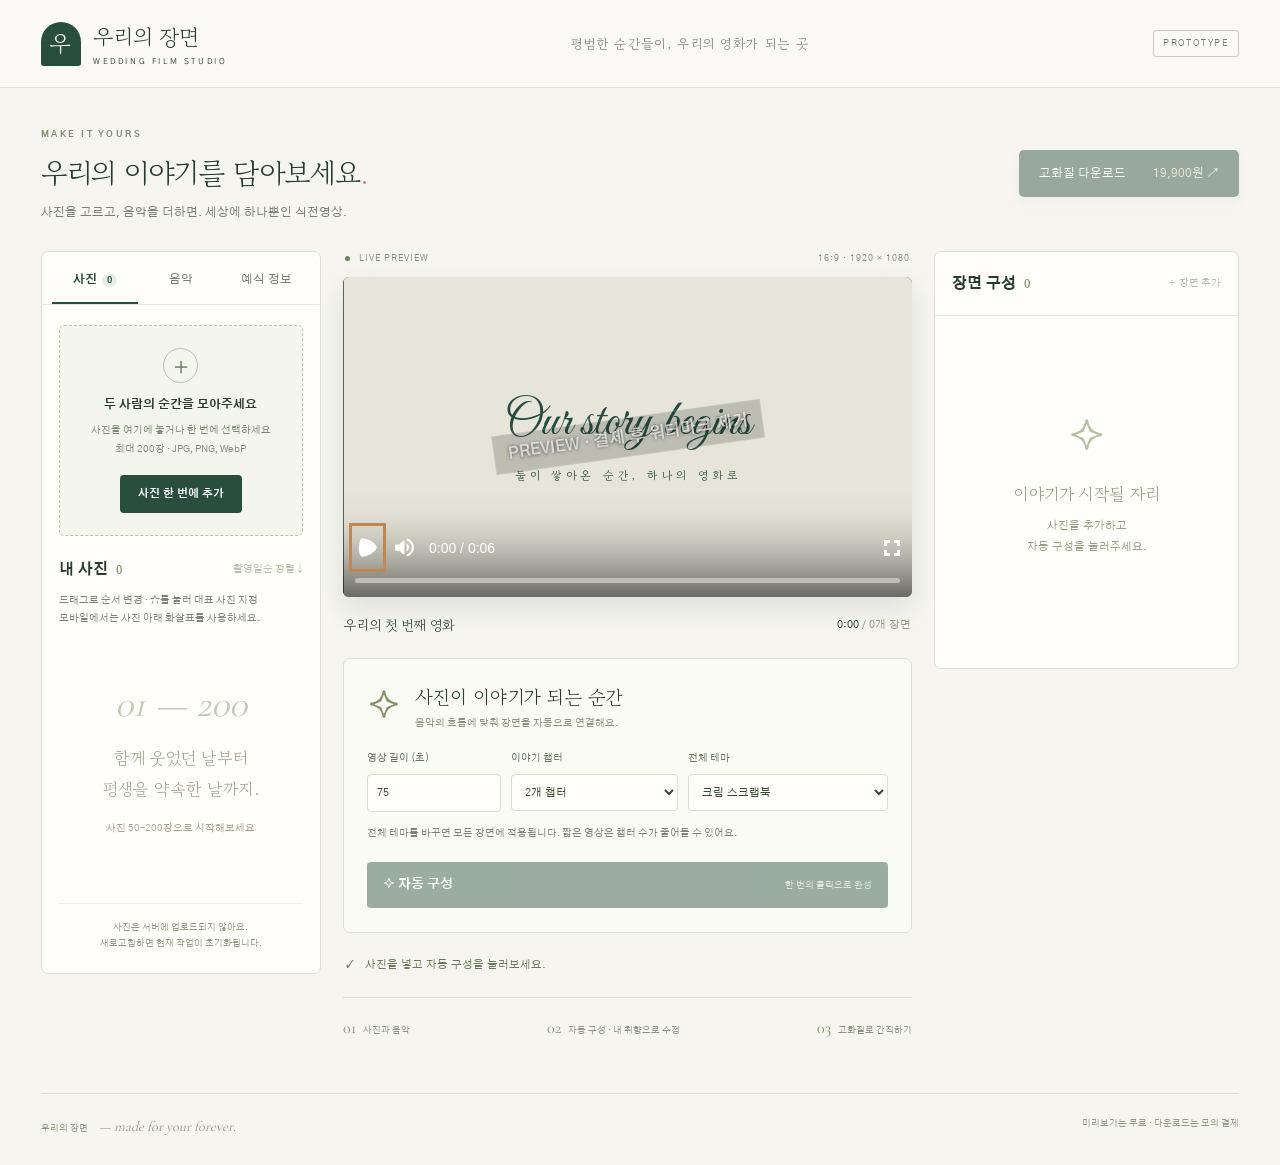
<file: editor/index.html>
<!doctype html><html lang="ko"><head><meta charset="UTF-8"/><meta name="viewport" content="width=device-width, initial-scale=1.0"/><meta name="theme-color" content="#254c40"/><title>우리의 장면 — 식전영상 에디터</title>  <script type="module" crossorigin src="./assets/index-CpVtaGFj.js"></script>
  <link rel="stylesheet" crossorigin href="./assets/index-DjcSLfEY.css">
</head><body><div id="root"></div></body></html>
</file>
<file: editor/assets/index-DjcSLfEY.css>
*{box-sizing:border-box}html{scroll-behavior:smooth}body{margin:0;background:#f6f5f0;color:#263c32;font-family:Gothic,Apple SD Gothic Neo,sans-serif;font-size:13px;-webkit-font-smoothing:antialiased}button,input,select,textarea{font:inherit}button,a,input,select,textarea{-webkit-tap-highlight-color:transparent}button{cursor:pointer;transition:background .18s,color .18s,box-shadow .18s}button:disabled{opacity:.45;cursor:not-allowed}button{border:0}button:focus-visible,a:focus-visible,input:focus-visible,select:focus-visible,textarea:focus-visible{outline:3px solid #bf8751;outline-offset:3px}button:hover:not(:disabled){filter:brightness(.96)}a{color:inherit}h1,h2,h3,p{margin:0}fieldset{border:0;margin:0;padding:0;min-width:0}h2{font-size:15px}h3{font-size:13px}img{display:block;max-width:100%}.header{height:88px;padding:0 3.2%;display:flex;align-items:center;justify-content:space-between;border-bottom:1px solid #dfdfd4;background:#faf9f5}.brand{display:flex;align-items:center;gap:12px;text-decoration:none;font-family:Gowun,serif;font-size:22px}.brand small{display:block;font-family:Gothic,sans-serif;font-size:8px;letter-spacing:2.6px;margin-top:5px}.brand-mark{background:#294d3e;color:#f7f5e9;height:44px;width:40px;border-radius:22px 22px 3px 3px;display:grid;place-items:center;font-size:24px}.header-note{font-family:Gowun,serif;color:#788377;letter-spacing:1.3px}.prototype{font-size:9px;letter-spacing:1.8px;border:1px solid #c6cabe;border-radius:3px;padding:7px 9px;color:#727d6e}main{max-width:1800px;margin:auto;padding:0 3.2%}.page-title{display:flex;justify-content:space-between;align-items:center;padding:38px 0 31px;gap:20px}.eyebrow{font-family:Gothic,sans-serif;font-size:9px;letter-spacing:2.5px;color:#7b896e;font-weight:700}h1{font-family:Gowun,serif;font-size:29px;font-weight:400;letter-spacing:-1px;margin:9px 0 12px}h1>span{color:#bb9369}.page-title p{color:#7a8075;font-size:12px}.checkout-btn{padding:16px 20px;background:#284c3e;color:#fff;border-radius:5px;box-shadow:0 4px 12px #294d3e12;white-space:nowrap;font-size:12px}.checkout-btn span{margin-left:24px;color:#e8dcba}.workspace{display:grid;grid-template-columns:280px minmax(380px,1fr) 305px;align-items:start;gap:22px}.panel{border:1px solid #dcdfd3;background:#fffefa;border-radius:7px;overflow:hidden}.asset-panel{min-height:710px}.tabs{display:flex;border-bottom:1px solid #e7e8de;padding:0 10px}.tabs button{flex:1;background:transparent;color:#777e70;padding:20px 0 15px;border-bottom:2px solid transparent;font-size:12px}.tabs button.active{color:#294d3e;border-color:#294d3e;font-weight:700}.tabs small{font-size:9px;background:#e9eee3;padding:2px 5px;border-radius:10px;margin-left:5px}.panel-content{padding:20px 17px}.dropzone{padding:22px 8px;text-align:center;background:#f4f6ee;border:1px dashed #b7c3a8;border-radius:5px;transition:background .2s}.dropzone.drag-over{background:#dce8d1;border-color:#254c40}.upload-icon{width:35px;height:35px;border:1px solid #b6c4a9;border-radius:50%;display:grid;place-items:center;margin:0 auto 14px;font-size:24px;color:#728568;font-family:serif}.dropzone strong{display:block;font-size:12px}.dropzone p{font-size:10px;color:#7c8871;line-height:1.9;margin:9px 0 16px}.primary{background:#294d3e;color:#fff;padding:12px 18px;border-radius:4px;font-weight:700;font-size:11px}.section-line{display:flex;justify-content:space-between;align-items:center;gap:8px;margin:22px 0 10px}.section-line h2,.section-line h3{font-weight:700}.section-line h2 span,.section-line h3 span{font-size:11px;color:#8d997f;margin-left:4px}.text-btn{background:transparent;padding:5px 0;color:#60734f;font-size:10px;white-space:nowrap}.section-line>div{display:flex;gap:12px}.hint{color:#7b8375;font-size:10px;line-height:1.8}.photo-grid{display:grid;grid-template-columns:repeat(3,minmax(0,1fr));gap:12px 7px;max-height:450px;overflow-y:auto;padding:5px 1px;margin-top:15px;overscroll-behavior:contain;scrollbar-width:thin}.photo-card{min-width:0;cursor:grab}.photo-image{position:relative;aspect-ratio:4/5;border-radius:3px;overflow:hidden;background:#e5e6dc}.photo-image img{width:100%;height:100%;object-fit:cover}.photo-number{position:absolute;left:4px;top:4px;color:#fff;font-size:9px;text-shadow:0 1px 3px #000}.remove-photo{position:absolute;right:3px;top:3px;background:#0006;color:#fff;border-radius:50%;width:20px;height:20px;padding:0}.main-label{position:absolute;bottom:0;left:0;right:0;text-align:center;padding:4px 0;background:#294d3ee8;color:#fff;font-size:8px}.is-main .photo-image{outline:2px solid #5d7951;outline-offset:1px}.photo-actions{display:flex;justify-content:space-between;margin:4px 0}.photo-actions button{background:transparent;color:#6b7e57;padding:3px;min-width:20px;min-height:24px}.photo-card>small{font-size:8px;color:#8a8d80;display:block;text-align:center}.empty-photos{text-align:center;color:#a1a592;padding:54px 0 45px}.empty-photos>span{font-family:Cormorant,serif;font-size:38px;color:#c4c9b6;font-style:italic}.empty-photos p{font-family:Gowun,serif;font-size:17px;line-height:1.8;margin:16px 0}.empty-photos small{font-size:10px}.local-note{text-align:center;font-size:9px;color:#949987;line-height:1.8;border-top:1px solid #edeee5;padding-top:16px;margin-top:22px}.preview-column{min-width:0}.preview-top{display:flex;justify-content:space-between;color:#84907b;font-size:9px;letter-spacing:1px;padding:2px 2px 13px}.preview-top i{display:inline-block;width:5px;height:5px;border-radius:50%;background:#668663;margin-right:6px}.player-shell{overflow:hidden;border-radius:6px;background:#232d27;box-shadow:0 12px 28px #273d311c}.preview-caption{display:flex;justify-content:space-between;align-items:center;padding:18px 1px 23px;font-family:Gowun,serif;font-size:14px}.preview-caption>span:last-child{font:11px Gothic,sans-serif}.muted{color:#949986}.planner{padding:24px 23px;background:#fafbf4}.planner-title{display:flex;gap:14px;align-items:center;margin-bottom:22px}.planner-title h2{font-family:Gowun,serif;font-size:19px;font-weight:400}.planner-title p{font-size:10px;color:#88927c;margin-top:7px}.sparkle{font-size:38px;color:#819366;line-height:1}.plan-options{display:grid;grid-template-columns:.8fr 1fr 1.2fr;gap:10px}.plan-options label,.field{display:flex;flex-direction:column;gap:9px;font-size:10px;color:#65745c}.plan-options input,.plan-options select,.field input:not([type=range]),.field select,.field textarea{width:100%;min-width:0;padding:11px 9px;border:1px solid #d9decd;border-radius:4px;color:#384833;background:#fffefa;font-size:11px;outline-offset:1px}.plan-options+.hint{margin-top:12px}.auto-button{display:flex;justify-content:space-between;align-items:center;width:100%;margin-top:20px;padding:15px 16px;font-size:13px}.auto-button span{font-size:9px;font-weight:400;color:#c5d2be}.auto-button+.hint{margin-top:12px}.status{display:flex;gap:10px;align-items:center;min-height:64px;font-size:11px;color:#677a58;line-height:1.8;padding:12px 2px}.status>span:first-child{flex-shrink:0}.spinner{width:15px;height:15px;border:2px solid #cbd5c0;border-top-color:#294d3e;border-radius:50%;animation:spin .8s linear infinite}@keyframes spin{to{transform:rotate(360deg)}}.steps{border-top:1px solid #dcdfd2;display:flex;justify-content:space-between;gap:8px;padding:20px 0;color:#8b9381;font-size:9px}.steps b{font-family:Cormorant,serif;font-size:16px;font-weight:400;margin-right:5px;color:#7d9067}.scene-heading{padding:20px 17px;margin:0;border-bottom:1px solid #e4e7db}.scene-list{max-height:315px;overflow:auto;scrollbar-width:thin;padding:8px 0;border-bottom:1px solid #e0e4d8;overscroll-behavior:contain}.scene-row{display:flex;align-items:center;padding:8px;gap:5px;border-left:3px solid transparent;cursor:grab}.scene-row.selected{background:#eef2e6;border-left-color:#6e8457}.grip{color:#adb7a1;font-size:17px}.scene-select{display:flex;align-items:center;gap:10px;background:transparent;text-align:left;padding:0;flex:1;min-width:0;color:#33482e}.scene-thumb{width:54px;height:40px;flex-shrink:0;overflow:hidden;border-radius:3px;background:#e6e3d2;display:grid;place-items:center;font-family:Gowun}.scene-thumb img{width:100%;height:100%;object-fit:cover}.scene-select small{display:block;font-size:8px;letter-spacing:.7px;color:#869477;margin-bottom:5px}.scene-select strong{display:block;font-size:11px;font-weight:400}.scene-arrows{display:flex;flex-direction:column}.scene-arrows button{background:transparent;color:#81906f;padding:1px 6px;font-size:12px;min-width:23px;min-height:23px}.inspector{padding:3px 18px 22px}.inspector>.section-line{margin-top:16px;margin-bottom:18px}.field{margin:18px 0}.field textarea{resize:vertical;line-height:1.7}.field input[type=range]{width:100%;accent-color:#567346;min-height:24px}.inspector .hint{margin-top:-8px}.danger{color:#a77461}.scene-photos{display:flex;flex-wrap:wrap;gap:7px}.scene-photo-slot{width:calc(50% - 4px);position:relative;display:block}.scene-photo-slot img{width:100%;height:62px;object-fit:cover;border-radius:3px}.scene-photo-slot select{width:100%;font-size:9px;padding:7px 0;background:transparent;border:0;color:#728063}.scene-photo-slot button{position:absolute;right:3px;top:3px;background:#0008;color:#fff;border-radius:50%;height:22px;width:22px}.empty-scenes{text-align:center;padding:95px 20px 110px;color:#96a087}.empty-scenes>span{font-size:42px;color:#b6c0a6}.empty-scenes h3{font-family:Gowun,serif;font-size:17px;font-weight:400;margin:17px 0 10px}.empty-scenes p{font-size:11px;line-height:1.9}.tab-heading{font-family:Gowun,serif;font-size:21px;font-weight:400;margin:12px 0 15px}.track-list{margin:23px 0 14px}.track{width:100%;display:flex;align-items:center;gap:10px;text-align:left;padding:16px 12px;background:#fafaf4;border:1px solid #e0e4d6;border-radius:5px;margin:9px 0;color:#455b3e}.track.selected{background:#edf2e6;border-color:#92a67d}.track>span:nth-child(2){flex:1;min-width:0}.track strong{font-size:12px;font-weight:400}.track small{display:block;font-size:9px;color:#8e9c7e;margin-top:6px}.track-icon{font-size:27px;color:#869e6d}.upload-music{display:block;border:1px dashed #bcc9ad;color:#6f865b;border-radius:4px;text-align:center;padding:15px;font-size:11px;cursor:pointer;margin:18px 0}.upload-music:focus-within{outline:3px solid #bf8751}.check-label{display:flex;align-items:center;gap:6px;font-size:10px;line-height:1.8;margin:17px 0;cursor:pointer}.check-label input{accent-color:#294d3e;width:17px;height:17px;flex-shrink:0}.audio-control{width:100%;height:36px;margin-top:12px}.music-credit{border-top:1px solid #e1e6d8;padding-top:18px;margin-top:24px;font-size:9px;color:#8b977d;line-height:1.8}.music-credit p{margin:8px 0}.truncate{overflow:hidden;text-overflow:ellipsis}.note-card{font-family:Gowun,serif;background:#f1f4e9;padding:20px;border-radius:5px;line-height:1.9;color:#7a8c66;margin-top:25px}.note-card small{font-family:Gothic,sans-serif;font-size:10px;display:block;margin-top:9px}.warning{background:#f6ecdb;color:#8b6637;font-size:10px;line-height:1.8;padding:11px 13px;border-radius:4px;margin:6px 0 12px}.player-error{padding:30px;color:#fff;background:#503e34;height:100%;font-size:14px}.checkout-modal{width:min(460px,calc(100% - 32px));border:1px solid #dedfce;border-radius:10px;padding:37px;background:#fffef8;color:#294d3e;box-shadow:0 20px 90px #0003;max-height:90vh;overflow-y:auto}.checkout-modal::backdrop{background:#1b3026a6;-webkit-backdrop-filter:blur(5px);backdrop-filter:blur(5px)}.modal-close{position:absolute;right:12px;top:10px;width:32px;height:32px;font-size:25px;color:#839175;background:transparent}.checkout-modal h2{font-family:Gowun,serif;font-size:29px;line-height:1.5;margin:15px 0}.checkout-modal>p{font-size:11px;color:#8b987b;line-height:1.8}.receipt{background:#f0f3e7;padding:20px;margin:24px 0;font-size:11px;border-radius:5px}.receipt>div{display:flex;justify-content:space-between;gap:12px}.receipt strong{font-size:17px}.receipt hr{border:0;border-top:1px solid #d8e0c9;margin:18px 0}.receipt p{margin:10px 0;font-size:11px;color:#6c8057}.mock-notice{color:#8c7659;font-size:11px;line-height:1.8}.mock-notice p{font-size:10px;margin:6px 0 20px}.checkout-modal>.primary{width:100%;padding:15px}footer{display:flex;justify-content:space-between;gap:20px;border-top:1px solid #dce0d0;color:#909982;margin:35px 0 0;padding:24px 0 30px;font-size:9px}footer i{font-family:Cormorant,serif;font-size:14px;margin-left:9px}.sr-only{position:absolute;width:1px;height:1px;padding:0;margin:-1px;overflow:hidden;clip:rect(0,0,0,0);white-space:nowrap;border:0}@media(min-width:1600px){.workspace{grid-template-columns:315px minmax(400px,1fr) 330px;gap:28px}.panel-content{padding:24px}.photo-grid{grid-template-columns:repeat(3,minmax(0,1fr))}.planner{padding:30px}}@media(max-width:1250px){.workspace{grid-template-columns:245px minmax(320px,1fr);gap:20px}.scene-panel{grid-column:1/-1;display:grid;grid-template-columns:280px 1fr}.scene-heading{grid-column:1/-1}.scene-list{max-height:460px;border-right:1px solid #dce2d1}.inspector{display:grid;grid-template-columns:1fr 1fr;gap:0 20px}.inspector>.section-line,.inspector>.hint,.inspector>.warning,.inspector>.scene-photos{grid-column:1/-1}.empty-scenes{grid-column:1/-1;padding:35px}.header-note{font-size:11px}.asset-panel{min-height:650px}}@media(max-width:760px){.header{height:72px;padding:0 20px}.header-note{display:none}.brand{font-size:19px}.brand-mark{width:34px;height:39px}.prototype{font-size:8px}main{padding:0 18px}.page-title{padding:25px 0 22px;align-items:flex-start;flex-direction:column;gap:20px}h1{font-size:25px;line-height:1.5;margin:8px 0}.page-title p{font-size:11px}.checkout-btn{width:100%;display:flex;justify-content:space-between;padding:15px 17px}.workspace{display:flex;flex-direction:column;gap:22px}.asset-panel,.preview-column,.scene-panel{width:100%}.asset-panel{min-height:0}.panel-content{padding:18px}.dropzone{padding:20px 10px}.dropzone p br,.upload-icon{display:none}.dropzone strong{font-size:14px}.empty-photos{padding:20px}.empty-photos p{margin:8px 0;font-size:15px}.empty-photos>span{font-size:26px}.photo-grid{display:flex;overflow-x:auto;overflow-y:hidden;max-height:none;gap:10px;padding:6px 2px 12px}.photo-card{flex:0 0 85px}.photo-actions button{min-height:32px;min-width:27px}.remove-photo{width:25px;height:25px}.local-note{font-size:10px;margin-top:12px;padding-top:12px}.local-note br{display:none}.plan-options{grid-template-columns:1fr 1fr}.plan-options label:last-child{grid-column:1/-1}.planner{padding:20px}.planner-title h2{font-size:18px}.auto-button{font-size:14px}.steps{font-size:8px;padding:16px 0}.scene-panel{display:block}.scene-list{max-height:280px;border-right:0}.scene-row{padding:10px 14px}.scene-select strong{font-size:13px}.scene-select small{font-size:9px}.scene-thumb{width:70px;height:46px}.scene-arrows{flex-direction:row;gap:7px}.scene-arrows button{min-width:32px;min-height:36px;font-size:18px}.inspector{display:block;padding:5px 20px 24px}.field{font-size:12px}.field input:not([type=range]),.field select,.field textarea,.plan-options input,.plan-options select{font-size:16px;padding:12px}.text-btn{font-size:12px;min-height:36px;padding:6px}.scene-photo-slot{width:calc(33.333% - 5px)}.scene-photo-slot select{font-size:12px;min-height:36px}.scene-photo-slot img{height:90px}.hint{font-size:11px}.track{padding:16px}.track strong{font-size:14px}.track small{font-size:11px}.check-label{font-size:12px}.checkout-modal{padding:30px 24px}.status{font-size:12px}footer{flex-direction:column;gap:10px;margin-top:24px}.scene-heading{padding:16px 20px}.scene-photo-slot button{width:28px;height:28px}}@media(prefers-reduced-motion:reduce){*{scroll-behavior:auto!important;transition:none!important}.spinner{animation:none}}
</file>
